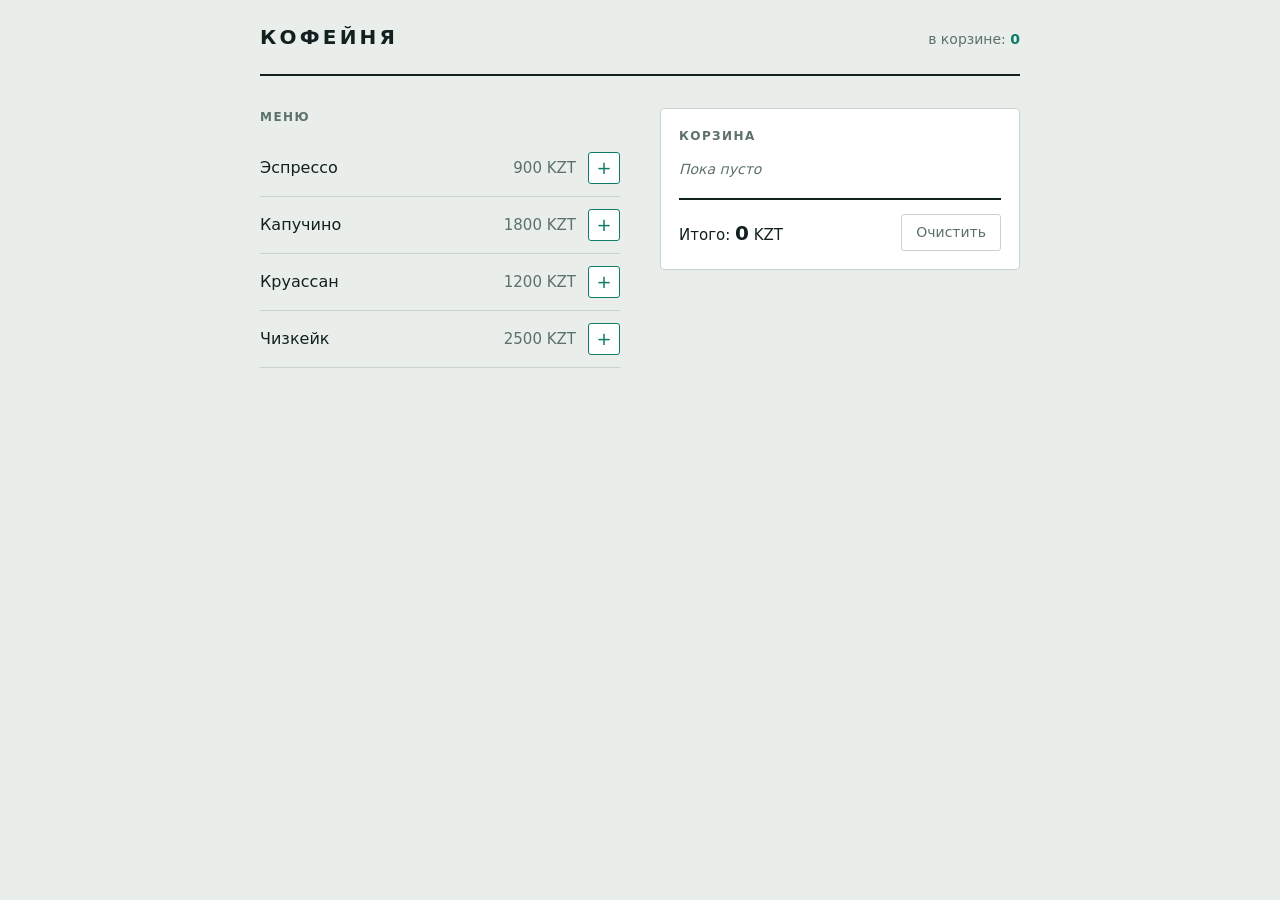
<file: 11. Хранение данных в браузере/index.html>
<!DOCTYPE html>
<html lang="ru">
<head>
    <meta charset="UTF-8">
    <meta name="viewport" content="width=device-width, initial-scale=1">
    <title>Кофейня — корзина</title>
    <link rel="stylesheet" href="style.css">
</head>
<body>
    <header class="topbar">
        <p class="logo">кофейня</p>
        <!-- JS будет писать сюда количество товаров -->
        <p class="badge">в корзине: <span id="cart-count">0</span></p>
    </header>

    <main class="layout">

        <!-- ================= КАТАЛОГ =================
       Данные о товаре лежат в data-атрибутах кнопки.
       В JS их можно прочитать так:
         button.dataset.id
         button.dataset.title
         button.dataset.price
  ============================================== -->
        <section>
            <h2 class="section-title">Меню</h2>
            <ul class="catalog">

                <li class="product">
                    <span class="product-name">Эспрессо</span>
                    <span class="product-price">900 KZT</span>
                    <button class="add" data-id="1" data-title="Эспрессо" data-price="900">+</button>
                </li>

                <li class="product">
                    <span class="product-name">Капучино</span>
                    <span class="product-price">1800 KZT</span>
                    <button class="add" data-id="2" data-title="Капучино" data-price="1800">+</button>
                </li>

                <li class="product">
                    <span class="product-name">Круассан</span>
                    <span class="product-price">1200 KZT</span>
                    <button class="add" data-id="3" data-title="Круассан" data-price="1200">+</button>
                </li>

                <li class="product">
                    <span class="product-name">Чизкейк</span>
                    <span class="product-price">2500 KZT</span>
                    <button class="add" data-id="4" data-title="Чизкейк" data-price="2500">+</button>
                </li>

            </ul>
        </section>

        <!-- ================= КОРЗИНА =================
       Всё, что ниже, JS будет заполнять сам:
         #cart-list   — сюда добавляем <li> с товарами
         #cart-empty  — показываем, когда корзина пуста
         #cart-total  — итоговая сумма
  ============================================== -->
        <section class="cart">
            <h2 class="section-title">Корзина</h2>

            <ul class="cart-list" id="cart-list">
                <!-- <li class="cart-item">
                    <span class="name">Эспрессо</span>
                    <span class="qty">2</span>
                    <span class="sum">1800 KZT</span>
                </li> -->
            </ul>

            <p class="cart-empty" id="cart-empty">Пока пусто</p>

            <div class="cart-footer">
                <p class="cart-total">Итого: <strong id="cart-total">0</strong> KZT</p>
                <button class="clear" id="cart-clear">Очистить</button>
            </div>
        </section>

    </main>

    <script src="script.js"></script>
</body>
</html>
</file>
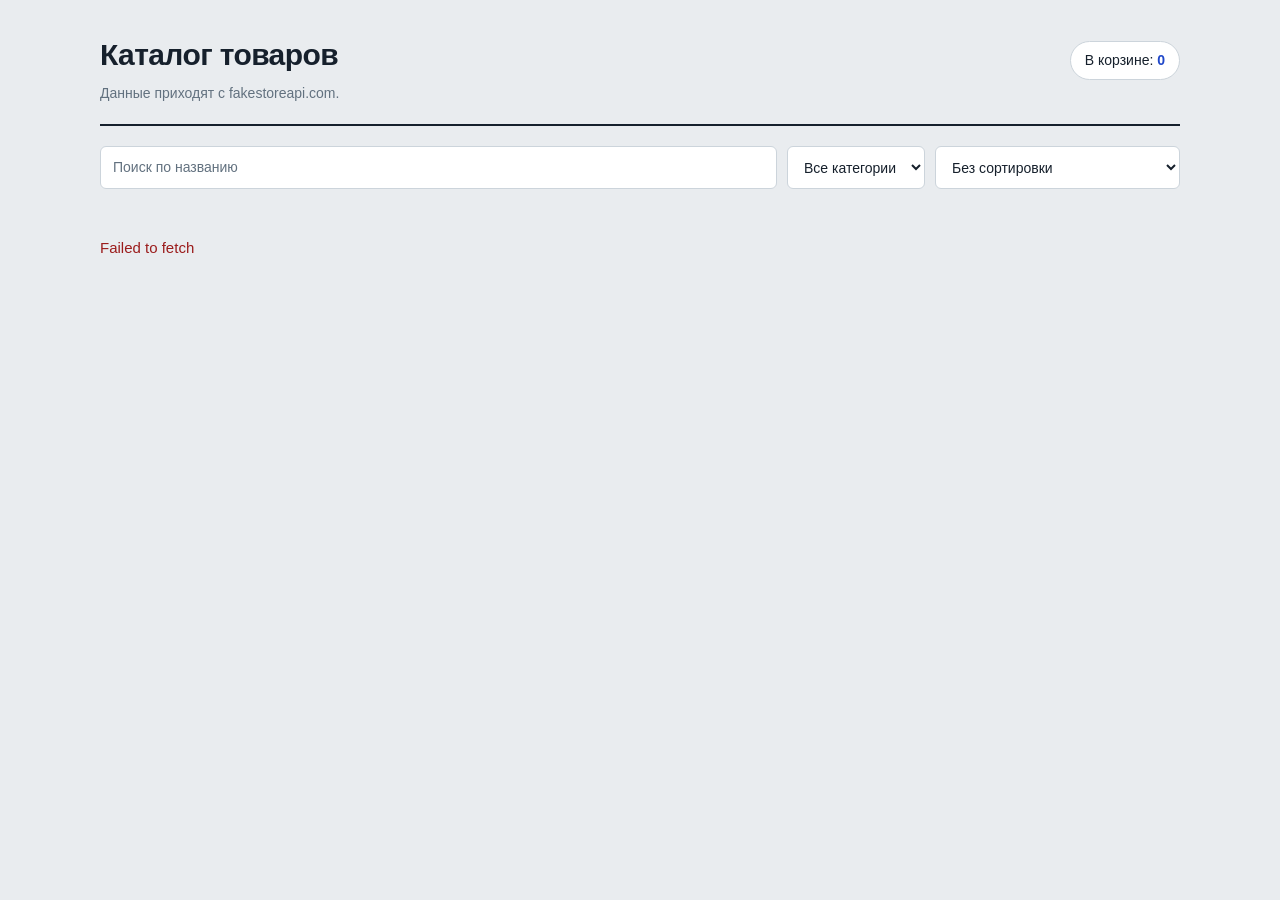
<file: 4. API и Async-await/index.html>
<!DOCTYPE html>
<html lang="ru">
<head>
<meta charset="UTF-8">
<meta name="viewport" content="width=device-width, initial-scale=1">
<title>Каталог товаров — учебный проект на fetch</title>
<link rel="stylesheet" href="style.css">
<script src="script.js" defer></script>
</head>

<body>
<div class="wrap">

  <header class="head">
    <div>
      <h1>Каталог товаров</h1>
      <p>Данные приходят с fakestoreapi.com.</p>
    </div>
    <div class="cart">В корзине: <b id="cart-count">0</b></div>
  </header>

  <!-- Панель управления. Значения этих полей читает функция render() -->
  <div class="controls">
    <input id="search" type="search" placeholder="Поиск по названию" aria-label="Поиск по названию">
    <select id="category" aria-label="Категория">
      <option value="all">Все категории</option>
      <!-- остальные <option> добавит JS, когда узнает категории из API -->
    </select>
    <select id="sort" aria-label="Сортировка">
      <option value="default">Без сортировки</option>
      <option value="price-asc">Цена: сначала дешёвые</option>
      <option value="price-desc">Цена: сначала дорогие</option>
      <option value="rating">Сначала с высоким рейтингом</option>
    </select>
  </div>

  <p class="count" id="count"></p>

  <!-- Сюда JS вставит карточки -->
  <ul class="grid" id="grid"></ul>

  <!-- Сообщения о загрузке и ошибках -->
  <div class="state" id="state"></div>

</div>
</body>
</html>
</file>
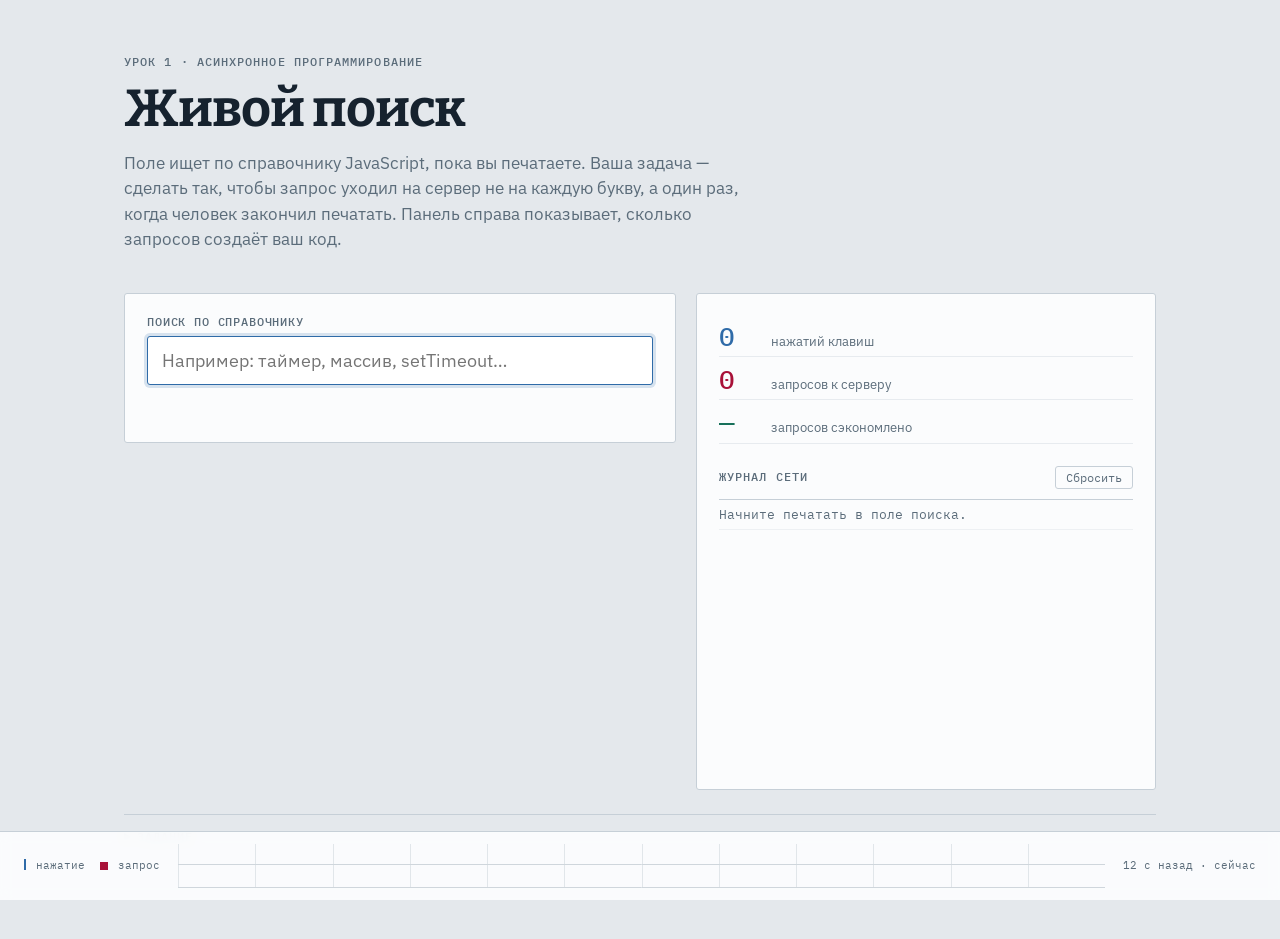
<file: 1. Ассинхронность в JS/project/index.html>
<!DOCTYPE html>
<html lang="ru">
<head>
<meta charset="UTF-8">
<meta name="viewport" content="width=device-width, initial-scale=1">
<title>Живой поиск — урок 1, асинхронность</title>
<link rel="preconnect" href="https://fonts.googleapis.com">
<link rel="preconnect" href="https://fonts.gstatic.com" crossorigin>
<link href="https://fonts.googleapis.com/css2?family=Bitter:wght@500;700&family=IBM+Plex+Mono:wght@400;500&family=IBM+Plex+Sans:wght@400;500;600&display=swap" rel="stylesheet">
<link rel="stylesheet" href="style.css">
</head>
<body>

<div class="page">

  <header class="head">
    <p class="eyebrow">Урок 1 · Асинхронное программирование</p>
    <h1>Живой поиск</h1>
    <p class="lede">
      Поле ищет по справочнику JavaScript, пока вы печатаете. Ваша задача — сделать так,
      чтобы запрос уходил на сервер не на каждую букву, а один раз, когда человек закончил печатать.
      Панель справа показывает, сколько запросов создаёт ваш код.
    </p>
  </header>

  <main class="grid">

    <!-- ЛЕВАЯ КОЛОНКА: поиск -->
    <section class="card card--search">
      <label class="field">
        <span class="field__label">Поиск по справочнику</span>
        <input
          id="search-input"
          type="search"
          class="field__input"
          placeholder="Например: таймер, массив, setTimeout…"
          autocomplete="off"
          spellcheck="false">
      </label>

      <p id="status" class="status" role="status" aria-live="polite"></p>

      <ul id="results" class="results"></ul>
    </section>

    <!-- ПРАВАЯ КОЛОНКА: приборная панель -->
    <aside class="card card--lab">
      <div class="stats">
        <div class="stat">
          <span class="stat__num" id="key-count">0</span>
          <span class="stat__label">нажатий клавиш</span>
        </div>
        <div class="stat stat--cost">
          <span class="stat__num" id="req-count">0</span>
          <span class="stat__label">запросов к серверу</span>
        </div>
        <div class="stat stat--good">
          <span class="stat__num" id="saved">—</span>
          <span class="stat__label">запросов сэкономлено</span>
        </div>
      </div>

      <div class="log-head">
        <h2>Журнал сети</h2>
        <button id="reset" type="button" class="reset">Сбросить</button>
      </div>
      <ol id="log" class="log" aria-live="off">
        <li class="log__empty">Начните печатать в поле поиска.</li>
      </ol>
    </aside>

  </main>

  <details class="task">
    <summary>Задание</summary>
    <div class="task__body">
      <p><strong>Шаг 1 — посмотрите, как есть сейчас.</strong> Откройте <code>script.js</code>: наивная
      версия уже написана. Наберите в поле слово из шести букв и посмотрите на счётчики. Шесть букв —
      шесть запросов. Реальный сервер такого не любит.</p>

      <p><strong>Шаг 2 — сделайте задержку (это главное).</strong> Пусть запрос уходит только тогда,
      когда человек не печатал <code>400</code> мс. Каждое новое нажатие отменяет запланированный
      запрос через <code>clearTimeout</code> и планирует новый через <code>setTimeout</code>.
      Цель: набрать шесть букв подряд и увидеть <em>один</em> запрос.</p>

      <p><strong>Шаг 3 — бонусы, если успели.</strong> Не отправлять запрос короче двух символов;
      показывать «Ищу…» во время ожидания ответа; не показывать устаревший ответ, если пока он
      летел, текст в поле успел измениться.</p>

      <p class="task__hint">Файл <code>lab.js</code> трогать не нужно — там имитация сервера и
      приборная панель. Всё, что вам нужно, описано в комментариях к <code>script.js</code>.</p>
    </div>
  </details>

</div>

<!-- СИГНАЛЬНАЯ ЛЕНТА: видно, что именно делает ваш код -->
<div class="tape">
  <div class="tape__legend">
    <span class="key-swatch"></span> нажатие
    <span class="req-swatch"></span> запрос
  </div>
  <canvas id="timeline" class="tape__canvas" width="1000" height="52"
          aria-label="Лента событий: нажатия клавиш и запросы к серверу за последние 12 секунд"></canvas>
  <div class="tape__scale">12 с назад · сейчас</div>
</div>

<!-- Порядок важен: сначала стенд, потом ваш код -->
<script src="lab.js"></script>
<script src="script.js"></script>
<!-- Готовое решение: закомментируйте строку выше и раскомментируйте эту -->
<!-- <script src="solution.js"></script> -->

</body>
</html>
</file>
<file: 11. Хранение данных в браузере/style.css>
/* ============================================
   Стили готовы — на уроке их менять не нужно.
   Все классы, которые понадобятся в JS,
   уже описаны здесь: .cart-item, .remove
   ============================================ */

:root {
  --paper:   #E9EEEA;
  --surface: #FFFFFF;
  --ink:     #12211F;
  --muted:   #5C716C;
  --accent:  #0E7C66;
  --rule:    #C9D3CD;
}

* { box-sizing: border-box; }

body {
  margin: 0;
  padding: 0 20px 64px;
  background: var(--paper);
  color: var(--ink);
  font-family: system-ui, -apple-system, "Segoe UI", sans-serif;
  font-size: 16px;
  line-height: 1.5;
}

/* ---------- Шапка ---------- */
.topbar {
  max-width: 760px;
  margin: 0 auto;
  padding: 22px 0;
  border-bottom: 2px solid var(--ink);
  display: flex;
  justify-content: space-between;
  align-items: baseline;
  gap: 12px;
}
.logo {
  margin: 0;
  font-size: 20px;
  font-weight: 700;
  letter-spacing: .16em;
  text-transform: uppercase;
}
.badge {
  margin: 0;
  font-size: 14px;
  color: var(--muted);
}
.badge span {
  font-variant-numeric: tabular-nums;
  font-weight: 700;
  color: var(--accent);
}

/* ---------- Сетка ---------- */
.layout {
  max-width: 760px;
  margin: 0 auto;
  display: grid;
  grid-template-columns: 1fr 1fr;
  gap: 40px;
  padding-top: 32px;
}
@media (max-width: 620px) {
  .layout { grid-template-columns: 1fr; gap: 32px; }
}

.section-title {
  margin: 0 0 14px;
  font-size: 12px;
  font-weight: 600;
  letter-spacing: .12em;
  text-transform: uppercase;
  color: var(--muted);
}

/* ---------- Каталог ---------- */
.catalog { list-style: none; margin: 0; padding: 0; }

.product {
  display: flex;
  align-items: center;
  gap: 12px;
  padding: 12px 0;
  border-bottom: 1px solid var(--rule);
}
.product-name { flex: 1; }
.product-price {
  color: var(--muted);
  font-variant-numeric: tabular-nums;
  font-size: 15px;
}

/* ---------- Кнопки ---------- */
button {
  font: inherit;
  cursor: pointer;
  border-radius: 3px;
  transition: background .15s ease, color .15s ease;
}
button:focus-visible {
  outline: 3px solid var(--accent);
  outline-offset: 2px;
}

.add {
  width: 32px;
  height: 32px;
  flex: 0 0 32px;
  font-size: 18px;
  line-height: 1;
  background: var(--surface);
  color: var(--accent);
  border: 1px solid var(--accent);
}
.add:hover { background: var(--accent); color: #fff; }

.clear {
  padding: 7px 14px;
  font-size: 14px;
  background: transparent;
  color: var(--muted);
  border: 1px solid var(--rule);
}
.clear:hover { border-color: var(--ink); color: var(--ink); }

.remove {
  width: 22px;
  height: 22px;
  flex: 0 0 22px;
  font-size: 14px;
  line-height: 1;
  background: transparent;
  color: var(--muted);
  border: 1px solid var(--rule);
}
.remove:hover { border-color: var(--ink); color: var(--ink); }

/* ---------- Корзина ---------- */
.cart {
  background: var(--surface);
  border: 1px solid var(--rule);
  border-radius: 4px;
  padding: 18px;
  align-self: start;
}

.cart-list { list-style: none; margin: 0; padding: 0; }

/* JS создаёт вот такие <li class="cart-item"> */
.cart-item {
  display: flex;
  align-items: center;
  gap: 10px;
  padding: 9px 0;
  border-bottom: 1px dashed var(--rule);
  font-size: 15px;
}
.cart-item .name { flex: 1; }
.cart-item .qty {
  color: var(--muted);
  font-variant-numeric: tabular-nums;
  font-size: 13px;
}
.cart-item .sum {
  font-variant-numeric: tabular-nums;
  min-width: 58px;
  text-align: right;
}

.cart-empty {
  margin: 4px 0 0;
  color: var(--muted);
  font-style: italic;
  font-size: 14px;
}

.cart-footer {
  display: flex;
  justify-content: space-between;
  align-items: center;
  gap: 12px;
  margin-top: 18px;
  padding-top: 14px;
  border-top: 2px solid var(--ink);
}
.cart-total {
  margin: 0;
  font-size: 15px;
}
.cart-total strong {
  font-size: 20px;
  font-variant-numeric: tabular-nums;
}

@media (prefers-reduced-motion: reduce) {
  * { transition: none !important; }
}
</file>
<file: 4. API и Async-await/style.css>
/* ============================================================
   CSS. Всё в одном файле, чтобы студенту было проще читать.
   Переменные вверху — меняешь одну строку, меняется вся тема.
   ============================================================ */
:root {
  --bg:      #e9ecef;   /* фон страницы */
  --surface: #ffffff;   /* карточки */
  --ink:     #16202c;   /* основной текст */
  --muted:   #62717f;   /* второстепенный текст */
  --line:    #ccd4db;   /* границы */
  --accent:  #1f47c9;   /* акцент: цена, кнопки, фокус */
  --radius:  6px;
}

* { box-sizing: border-box; }

body {
  margin: 0;
  padding: 32px 20px 64px;
  background: var(--bg);
  color: var(--ink);
  font: 16px/1.5 "Helvetica Neue", Helvetica, Arial, sans-serif;
  -webkit-font-smoothing: antialiased;
}

.wrap { max-width: 1080px; margin: 0 auto; }

/* --- шапка --- */
.head {
  display: flex;
  flex-wrap: wrap;
  align-items: baseline;
  justify-content: space-between;
  gap: 12px;
  padding-bottom: 20px;
  border-bottom: 2px solid var(--ink);
}
.head h1 {
  margin: 0;
  font-size: 30px;
  letter-spacing: -0.02em;
}
.head p {
  margin: 6px 0 0;
  color: var(--muted);
  max-width: 52ch;
  font-size: 14px;
}
.cart {
  font-size: 14px;
  padding: 8px 14px;
  border: 1px solid var(--line);
  border-radius: 999px;
  background: var(--surface);
}
.cart b { color: var(--accent); }

/* --- панель фильтров --- */
.controls {
  display: flex;
  flex-wrap: wrap;
  gap: 10px;
  margin: 20px 0 8px;
}
input, select {
  font: inherit;
  font-size: 14px;
  padding: 10px 12px;
  color: var(--ink);
  background: var(--surface);
  border: 1px solid var(--line);
  border-radius: var(--radius);
}
input { flex: 1 1 220px; }
input::placeholder { color: var(--muted); }

.count { color: var(--muted); font-size: 13px; margin: 0 0 20px; }

/* --- сетка карточек --- */
.grid {
  display: grid;
  grid-template-columns: repeat(auto-fill, minmax(220px, 1fr));
  gap: 16px;
  list-style: none;
  margin: 0;
  padding: 0;
}

.card {
  display: flex;
  flex-direction: column;
  background: var(--surface);
  border: 1px solid var(--line);
  border-radius: var(--radius);
  overflow: hidden;
}
.card img {
  width: 100%;
  aspect-ratio: 1;
  object-fit: contain;
  padding: 18px;
  background: var(--surface);
}
.card-body {
  display: flex;
  flex-direction: column;
  gap: 8px;
  padding: 14px;
  border-top: 1px solid var(--line);
  flex: 1;
}
.card-category { font-size: 12px; color: var(--muted); }
.card-title {
  margin: 0;
  font-size: 15px;
  font-weight: 600;
  line-height: 1.35;
}
.card-rating { font-size: 13px; color: var(--muted); }
.card-foot {
  display: flex;
  align-items: center;
  justify-content: space-between;
  gap: 10px;
  margin-top: auto;
  padding-top: 8px;
}
.card-price { font-size: 18px; font-weight: 700; color: var(--accent); }

button {
  font: inherit;
  font-size: 13px;
  padding: 8px 12px;
  color: var(--surface);
  background: var(--accent);
  border: 0;
  border-radius: var(--radius);
  cursor: pointer;
}
button:hover { background: #17369c; }

:focus-visible { outline: 2px solid var(--accent); outline-offset: 2px; }

/* --- состояния: загрузка / ошибка / пусто --- */
.state {
  padding: 28px 0;
  color: var(--muted);
  font-size: 15px;
}
.state.error { color: #9b1c1c; }

.bar {
  height: 3px;
  width: 120px;
  margin-top: 10px;
  background: var(--accent);
  animation: slide 1s linear infinite;
}
@keyframes slide { from { transform: translateX(0); } to { transform: translateX(60px); } }
@media (prefers-reduced-motion: reduce) { .bar { animation: none; } }
</file>
<file: 1. Ассинхронность в JS/project/style.css>
:root {
  --paper:  #E4E8EC;
  --card:   #FBFCFD;
  --ink:    #16222E;
  --ink-2:  #5B6C7A;
  --line:   #C6CFD7;
  --key:    #2F6BA8;   /* нажатие клавиши — дёшево */
  --req:    #A81138;   /* запрос к серверу — дорого */
  --good:   #17705A;
  --radius: 3px;

  --sans: "IBM Plex Sans", system-ui, -apple-system, "Segoe UI", sans-serif;
  --slab: "Bitter", Georgia, serif;
  --mono: "IBM Plex Mono", ui-monospace, "SF Mono", Consolas, monospace;
}

* { box-sizing: border-box; }

html { -webkit-text-size-adjust: 100%; }

body {
  margin: 0;
  padding: 0 0 96px;
  background: var(--paper);
  color: var(--ink);
  font: 400 16px/1.55 var(--sans);
}

code {
  font: 500 0.9em/1 var(--mono);
  background: #D6DCE2;
  padding: 0.15em 0.35em;
  border-radius: 2px;
}

/* ── Каркас ─────────────────────────────────────────── */

.page {
  max-width: 1080px;
  margin: 0 auto;
  padding: 56px 24px 0;
}

.head { max-width: 62ch; }

.eyebrow {
  margin: 0 0 14px;
  font: 500 12px/1 var(--mono);
  letter-spacing: 0.09em;
  text-transform: uppercase;
  color: var(--ink-2);
}

h1 {
  margin: 0 0 14px;
  font: 700 clamp(34px, 6vw, 52px)/1.05 var(--slab);
  letter-spacing: -0.02em;
}

.lede {
  margin: 0;
  color: var(--ink-2);
  font-size: 16.5px;
}

.grid {
  display: grid;
  grid-template-columns: 1.2fr 1fr;
  gap: 20px;
  margin: 40px 0 24px;
  align-items: start;
}

.card {
  background: var(--card);
  border: 1px solid var(--line);
  border-radius: var(--radius);
  padding: 22px;
}

/* ── Поле поиска ────────────────────────────────────── */

.field { display: block; }

.field__label {
  display: block;
  margin-bottom: 8px;
  font: 500 12px/1 var(--mono);
  letter-spacing: 0.07em;
  text-transform: uppercase;
  color: var(--ink-2);
}

.field__input {
  width: 100%;
  padding: 13px 14px;
  border: 1.5px solid var(--line);
  border-radius: var(--radius);
  background: #fff;
  color: var(--ink);
  font: 400 18px/1.2 var(--sans);
}

.field__input:focus-visible {
  outline: none;
  border-color: var(--key);
  box-shadow: 0 0 0 3px rgba(47, 107, 168, 0.18);
}

.status {
  min-height: 1.4em;
  margin: 10px 0 0;
  font: 400 13px/1.4 var(--mono);
  color: var(--ink-2);
}

/* ── Результаты ─────────────────────────────────────── */

.results {
  list-style: none;
  margin: 6px 0 0;
  padding: 0;
  border-top: 1px solid var(--line);
}

.results:empty { border-top: 0; }

.result {
  padding: 13px 0;
  border-bottom: 1px solid #E7EBEF;
}

.result__kind {
  display: inline-block;
  margin-bottom: 5px;
  font: 500 10.5px/1 var(--mono);
  letter-spacing: 0.08em;
  text-transform: uppercase;
  color: var(--ink-2);
}

.result__title {
  margin: 0 0 3px;
  font: 500 17px/1.25 var(--mono);
}

.result__note {
  margin: 0;
  font-size: 14.5px;
  color: var(--ink-2);
}

.result mark {
  background: #FCE38C;
  color: inherit;
  border-radius: 1px;
}

/* ── Приборная панель ───────────────────────────────── */

.stats {
  display: grid;
  gap: 2px;
  margin-bottom: 22px;
}

.stat {
  display: flex;
  align-items: baseline;
  gap: 10px;
  padding: 7px 0;
  border-bottom: 1px solid #E7EBEF;
}

.stat__num {
  min-width: 2.6ch;
  font: 500 26px/1 var(--mono);
  font-variant-numeric: tabular-nums;
  color: var(--key);
}

.stat--cost .stat__num { color: var(--req); }
.stat--good .stat__num { color: var(--good); }

.stat__label {
  font: 400 12.5px/1.3 var(--sans);
  color: var(--ink-2);
}

.log-head {
  display: flex;
  align-items: center;
  justify-content: space-between;
  margin-bottom: 10px;
}

.log-head h2 {
  margin: 0;
  font: 500 12px/1 var(--mono);
  letter-spacing: 0.09em;
  text-transform: uppercase;
  color: var(--ink-2);
}

.reset {
  border: 1px solid var(--line);
  border-radius: var(--radius);
  background: transparent;
  padding: 5px 10px;
  font: 400 11.5px/1 var(--mono);
  color: var(--ink-2);
  cursor: pointer;
}

.reset:hover { border-color: var(--ink-2); color: var(--ink); }

.log {
  list-style: none;
  margin: 0;
  padding: 0;
  height: 268px;
  overflow-y: auto;
  font: 400 12.5px/1.5 var(--mono);
  border-top: 1px solid var(--line);
}

.log li {
  padding: 5px 0;
  border-bottom: 1px solid #EDF0F3;
  white-space: nowrap;
  overflow: hidden;
  text-overflow: ellipsis;
}

.log__empty { color: var(--ink-2); }
.log__req  { color: var(--req); }
.log__res  { color: var(--good); }
.log__skip { color: var(--ink-2); }

/* ── Задание ────────────────────────────────────────── */

.task {
  border-top: 1px solid var(--line);
  padding-top: 16px;
}

.task summary {
  font: 500 12px/1 var(--mono);
  letter-spacing: 0.09em;
  text-transform: uppercase;
  color: var(--ink-2);
  cursor: pointer;
}

.task__body {
  max-width: 68ch;
  margin-top: 14px;
  font-size: 15px;
}

.task__body p { margin: 0 0 12px; }

.task__hint { color: var(--ink-2); font-size: 14px; }

/* ── Сигнальная лента (закреплена снизу) ────────────── */

.tape {
  position: fixed;
  bottom: 0;
  left: 0;
  right: 0;
  display: flex;
  align-items: center;
  gap: 18px;
  padding: 8px 24px;
  background: rgba(251, 252, 253, 0.96);
  border-top: 1px solid var(--line);
  backdrop-filter: blur(6px);
}

.tape__legend,
.tape__scale {
  flex: none;
  font: 400 11px/1.6 var(--mono);
  color: var(--ink-2);
  white-space: nowrap;
}

.key-swatch, .req-swatch {
  display: inline-block;
  width: 8px;
  height: 8px;
  margin: 0 3px 0 8px;
  vertical-align: -1px;
}

.key-swatch { background: var(--key); width: 2px; height: 11px; margin-left: 0; }
.req-swatch { background: var(--req); }

.tape__canvas {
  flex: 1;
  width: 100%;
  height: 52px;
  min-width: 0;
}

/* ── Адаптив ────────────────────────────────────────── */

@media (max-width: 860px) {
  .page { padding-top: 36px; }
  .grid { grid-template-columns: 1fr; }
  .stats { grid-template-columns: repeat(3, 1fr); gap: 12px; }
  .stat { flex-direction: column; gap: 2px; border-bottom: 0; }
  .log { height: 180px; }
  .tape__legend { display: none; }
}

@media (prefers-reduced-motion: reduce) {
  * { transition: none !important; animation: none !important; }
}
</file>
